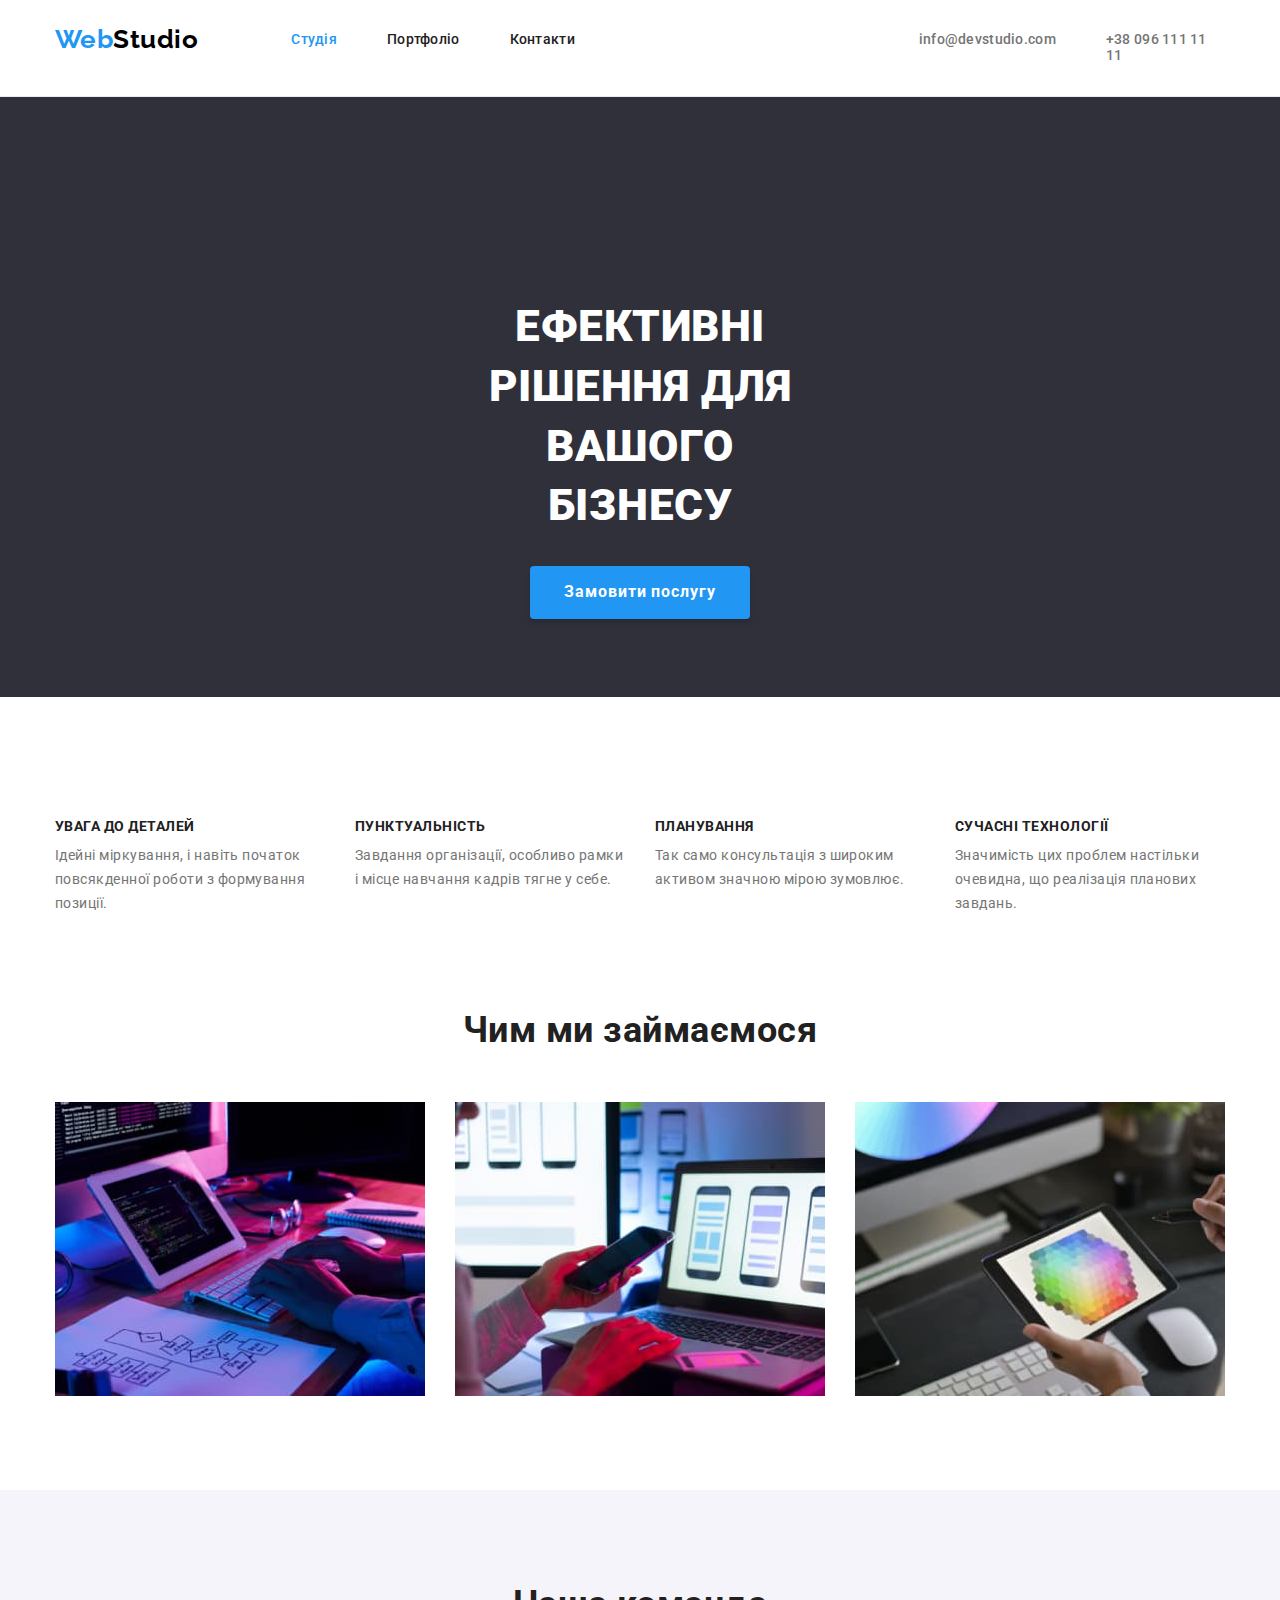
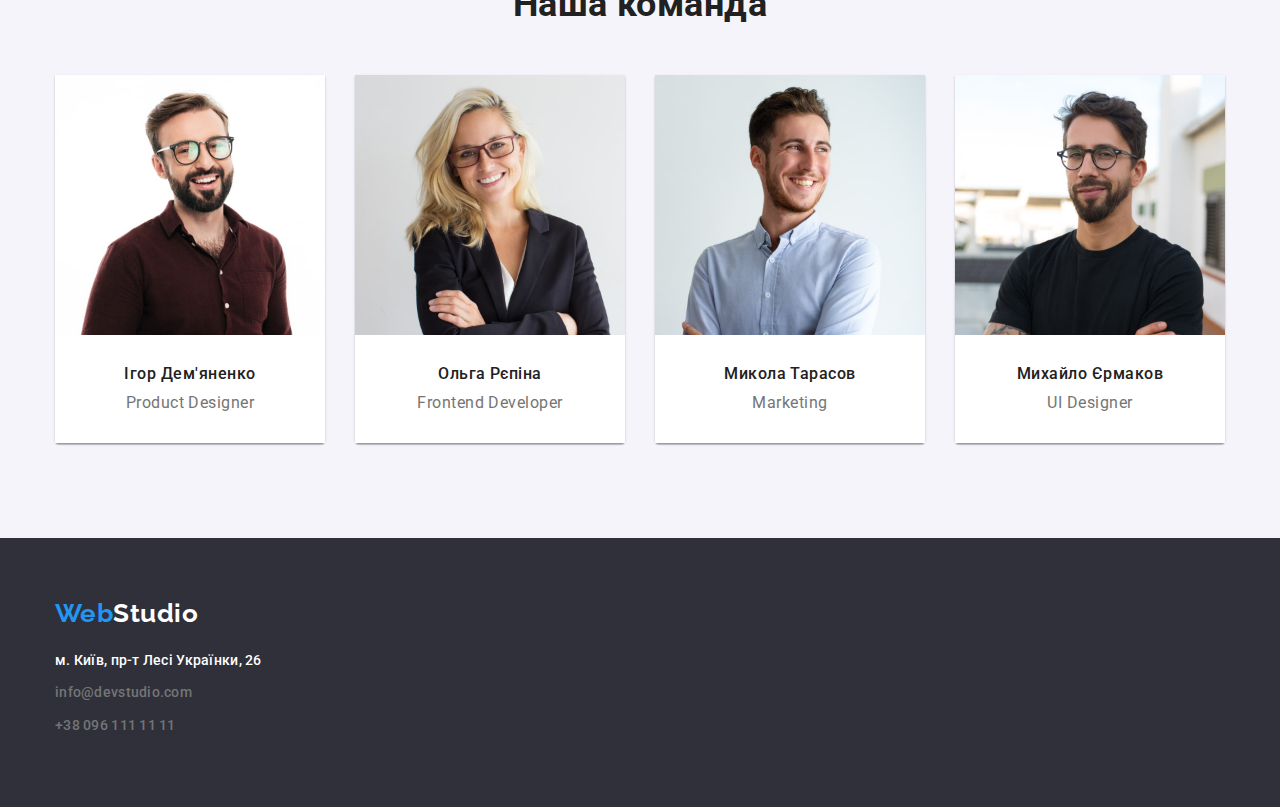
<file: index.html>
<!DOCTYPE html>
<html lang="uk">
  <head>
    <meta charset="UTF-8" />
    <meta http-equiv="X-UA-Compatible" content="IE=edge" />
    <meta name="viewport" content="width=device-width, initial-scale=1.0" />

    <!-- Шрифты -->

    <link rel="preconnect" href="https://fonts.googleapis.com" />
    <link rel="preconnect" href="https://fonts.gstatic.com" crossorigin />
    <link
      href="https://fonts.googleapis.com/css2?family=Roboto:wght@400;500;700;900&display=swap"
      rel="stylesheet"
    />
    <link rel="preconnect" href="https://fonts.googleapis.com" />
    <link rel="preconnect" href="https://fonts.gstatic.com" crossorigin />
    <link
      href="https://fonts.googleapis.com/css2?family=Raleway:wght@700&display=swap"
      rel="stylesheet"
    />

    <!-- Нормализация стилей -->

    <link
      rel="stylesheet"
      href="https://cdnjs.cloudflare.com/ajax/libs/modern-normalize/1.1.0/modern-normalize.min.css"
      integrity="sha512-wpPYUAdjBVSE4KJnH1VR1HeZfpl1ub8YT/NKx4PuQ5NmX2tKuGu6U/JRp5y+Y8XG2tV+wKQpNHVUX03MfMFn9Q=="
      crossorigin="anonymous"
      referrerpolicy="no-referrer"
    />

    <!-- Стили -->
    <link
      rel="stylesheet"
      href="https://cdnjs.cloudflare.com/ajax/libs/modern-normalize/1.0.0/modern-normalize.min.css"
    />
    <link rel="stylesheet" href="./CSS/styles.css" />

    <title>Main-Page</title>
  </head>

  <body>
    <header class="page-header">
      <div class="conteiner">
        <div class="header-content">
          <nav class="nav-main">
            <a class="logo" href="./index.html"> <span class="accent">Web</span>Studio</a>

            <ul class="navigation-list list">
              <li class="item">
                <a class="link object-hover accent menu-item" href="./index.html">Студія</a>
              </li>
              <li class="item">
                <a class="link object-hover menu-item" target="_blank" href="./portfolio.html"
                  >Портфоліо</a
                >
              </li>
              <li class="item"><a class="link object-hover menu-item" href="#">Контакти</a></li>
            </ul>
          </nav>

          <ul class="contacts list">
            <li class="item">
              <a
                class="link secondary-color object-hover menu-item"
                href="mailto:info@devstudio.com"
                >info@devstudio.com</a
              >
            </li>
            <li class="item">
              <a class="link secondary-color object-hover menu-item" href="tel:380961111111"
                >+38 096 111 11 11</a
              >
            </li>
          </ul>
        </div>
      </div>
    </header>

    <main>
      <!-- Заказать услугу -->

      <section class="solutions">
        <div class="box">
          <h1 class="solutions-title">Ефективні рішення для вашого бізнесу</h1>
          <button class="primary-button" type="button">Замовити послугу</button>
        </div>
      </section>

      <!-- Наши особенности -->

      <section class="properties-section">
        <div class="conteiner">
          <h2>Наші особливості</h2>
          <ul class="properties list">
            <li class="item">
              <h3 class="properties-title">Увага до деталей</h3>
              <p class="properties-description">
                Ідейні міркування, і навіть початок повсякденної роботи з формування позиції.
              </p>
            </li>
            <li class="item">
              <h3 class="properties-title">Пунктуальність</h3>
              <p class="properties-description">
                Завдання організації, особливо рамки і місце навчання кадрів тягне у себе.
              </p>
            </li>
            <li class="item">
              <h3 class="properties-title">Планування</h3>
              <p class="properties-description">
                Так само консультація з широким активом значною мірою зумовлює.
              </p>
            </li>
            <li class="item">
              <h3 class="properties-title">Сучасні Технології</h3>
              <p class="properties-description">
                Значимість цих проблем настільки очевидна, що реалізація планових завдань.
              </p>
            </li>
          </ul>
        </div>
      </section>

      <!-- Чем занимается компания  -->

      <section class="services">
        <div class="conteiner">
          <h2 class="services-title">Чим ми займаємося</h2>
          <ul class="services-list list">
            <li class="item">
              <img src="images/img2.jpg" alt="Написання коду" width="370" height="294" />
            </li>
            <li class="item">
              <img src="images/img3.jpg" alt="Ноутбук з розміткою" width="370" height="294" />
            </li>
            <li class="item">
              <img src="images/img1.jpg" alt="Планшет" width="370" height="294" />
            </li>
          </ul>
        </div>
      </section>

      <!-- Команда -->

      <section class="team">
        <div class="conteiner">
          <h2 class="team-title">Наша команда</h2>
          <ul class="team-list list">
            <li class="item">
              <img src="images/team_card1.jpg" alt="Ігор Дем'яненко" height="260" width="270" />
              <div class="team-card-description">
                <h3 class="team-member-name">Ігор Дем'яненко</h3>
                <p class="job-title">Product Designer</p>
              </div>
            </li>
            <li class="item">
              <img src="images/team_card2.jpg" alt="Ольга Рєпіна" height="260" width="270" />
              <div class="team-card-description">
                <h3 class="team-member-name">Ольга Рєпіна</h3>
                <p class="job-title">Frontend Developer</p>
              </div>
            </li>
            <li class="item">
              <img src="images/team_card3.jpg" alt="Микола Тарасов" height="260" width="270" />
              <div class="team-card-description">
                <h3 class="team-member-name">Микола Тарасов</h3>
                <p class="job-title">Marketing</p>
              </div>
            </li>
            <li class="item">
              <img src="images/team_card4.jpg" alt="Михайло Єрмаков" height="260" width="270" />
              <div class="team-card-description">
                <h3 class="team-member-name">Михайло Єрмаков</h3>
                <p class="job-title">UI Designer</p>
              </div>
            </li>
          </ul>
        </div>
      </section>
    </main>

    <!-- Футер -->

    <footer class="page-footer">
      <div class="conteiner">
        <a class="footer-logo" href="./index.html"><span class="accent">Web</span>Studio</a>
        <address>
          <ul class="footer-list list">
            <li class="item">
              <a
                class="link adress footer-links"
                href="https://goo.gl/maps/vd1wUgFahHGeQAre9"
                target="_blank"
                rel="noreferrer noopener nofollow"
                >м. Київ, пр-т Лесі Українки, 26</a
              >
            </li>
            <li class="item">
              <a
                class="link secondary-color object-hover footer-links"
                href="mailto:info@devstudio.com"
                >info@devstudio.com</a
              >
            </li>
            <li class="item">
              <a class="link secondary-color object-hover footer-links" href="tel:380961111111"
                >+38 096 111 11 11</a
              >
            </li>
          </ul>
        </address>
      </div>
    </footer>
  </body>
</html>
</file>
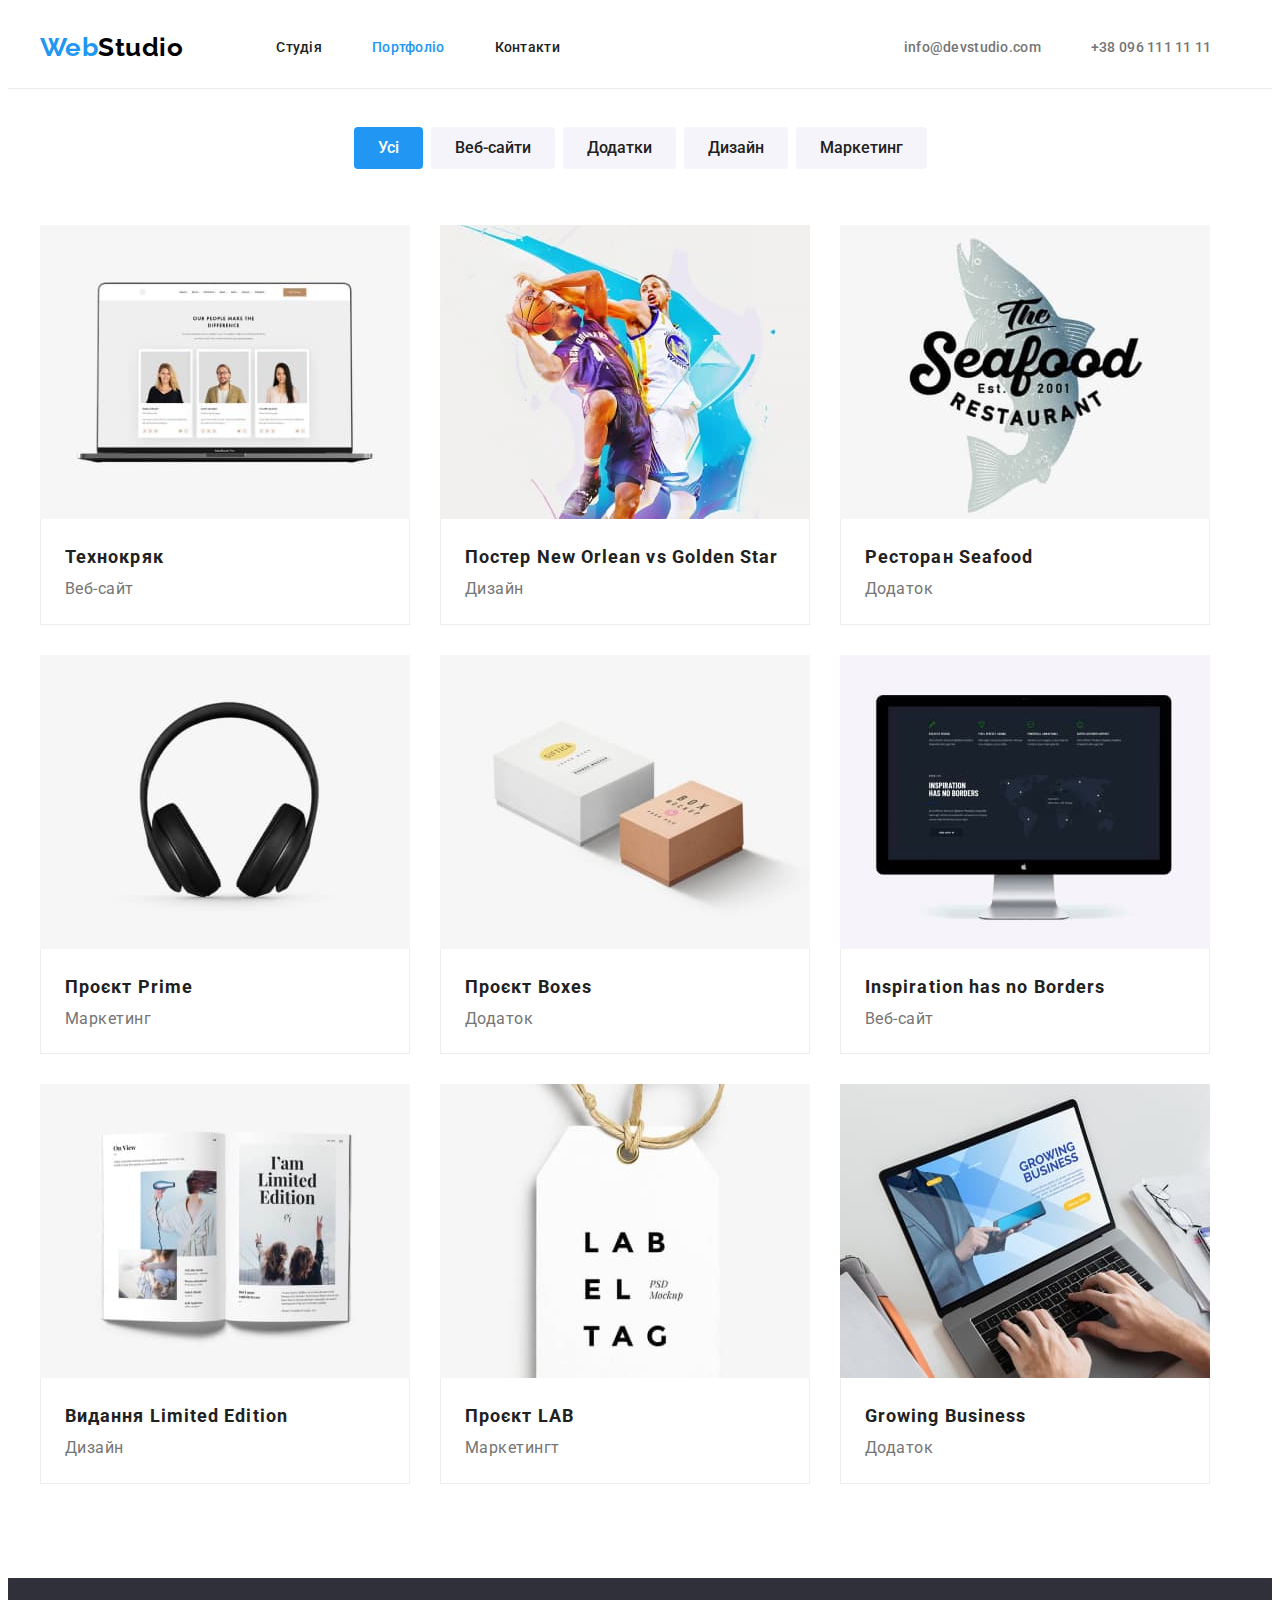
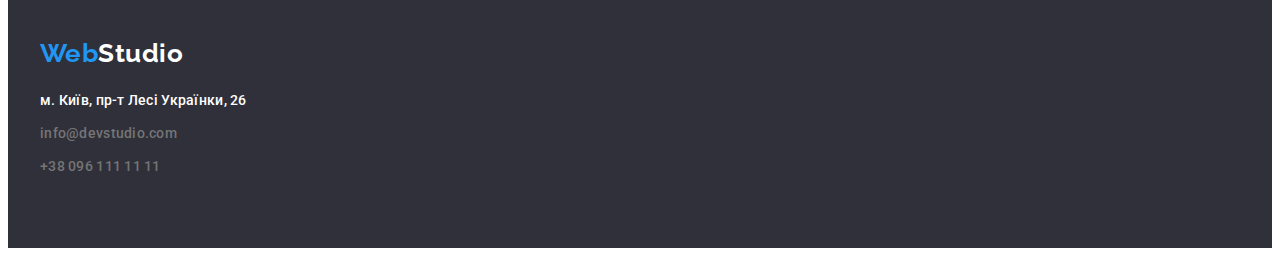
<file: portfolio.html>
<!DOCTYPE html>
<html lang="uk">
  <head>
    <meta charset="UTF-8" />
    <meta http-equiv="X-UA-Compatible" content="IE=edge" />
    <meta name="viewport" content="width=device-width, initial-scale=1.0" />

    <!-- Шрифты -->

    <link rel="preconnect" href="https://fonts.googleapis.com" />
    <link rel="preconnect" href="https://fonts.gstatic.com" crossorigin />
    <link
      href="https://fonts.googleapis.com/css2?family=Roboto:wght@400;500;700;900&display=swap"
      rel="stylesheet"
    />
    <link rel="preconnect" href="https://fonts.googleapis.com" />
    <link rel="preconnect" href="https://fonts.gstatic.com" crossorigin />
    <link
      href="https://fonts.googleapis.com/css2?family=Raleway:wght@700&display=swap"
      rel="stylesheet"
    />

    <!-- Нормализация стилей -->

    <link
      rel="stylesheet"
      href="https://cdnjs.cloudflare.com/ajax/libs/modern-normalize/1.1.0/modern-normalize.min.css"
      integrity="sha512-wpPYUAdjBVSE4KJnH1VR1HeZfpl1ub8YT/NKx4PuQ5NmX2tKuGu6U/JRp5y+Y8XG2tV+wKQpNHVUX03MfMFn9Q=="
      crossorigin="anonymous"
      referrerpolicy="no-referrer"
    />
    <!-- Стили -->

    <link rel="stylesheet" href="./CSS/styles.css" />
    <title>Portfolio</title>
  </head>

  <body>
    <header class="page-header">
      <div class="conteiner">
        <div class="header-content">
          <nav class="nav-main">
            <a class="logo" href="./index.html"> <span class="accent">Web</span>Studio</a>

            <ul class="navigation-list list">
              <li class="item">
                <a class="link object-hover menu-item" href="./index.html">Студія</a>
              </li>
              <li class="item">
                <a
                  class="link object-hover accent menu-item"
                  target="_blank"
                  href="./portfolio.html"
                  >Портфоліо</a
                >
              </li>
              <li class="item"><a class="link object-hover menu-item" href="#">Контакти</a></li>
            </ul>
          </nav>

          <ul class="contacts list">
            <li class="item">
              <a
                class="link secondary-color object-hover menu-item"
                href="mailto:info@devstudio.com"
                >info@devstudio.com</a
              >
            </li>
            <li class="item">
              <a class="link secondary-color object-hover menu-item" href="tel:380961111111"
                >+38 096 111 11 11</a
              >
            </li>
          </ul>
        </div>
      </div>
    </header>

    <main>
      <section class="projects">
        <div class="conteiner">
          <h1>Наші проєкти</h1>
          <nav>
            <ul class="buttons-list list">
              <li><button class="blue-button button" type="button">Усі</button></li>
              <li><button class="grey-button button" type="button">Веб-сайти</button></li>
              <li><button class="grey-button button" type="button">Додатки</button></li>
              <li><button class="grey-button button" type="button">Дизайн</button></li>
              <li><button class="grey-button button" type="button">Маркетинг</button></li>
            </ul>
          </nav>

          <ul class="projects-list list">
            <li>
              <img src="./images/project1.jpg" alt="Комп'ютер" width="370" height="294" />
              <div class="card-description">
                <h2 class="project-title">Технокряк</h2>
                <p class="projects-description">Веб-сайт</p>
              </div>
            </li>
            <li>
              <img
                src="./images/project2.jpg"
                alt="Постер з баскетболістами"
                width="370"
                height="294"
              />
              <div class="card-description">
                <h2 class="project-title">Постер New Orlean vs Golden Star</h2>
                <p class="projects-description">Дизайн</p>
              </div>
            </li>
            <li>
              <img
                src="./images/project3.jpg"
                alt="Афіша рибного ресторану"
                width="370"
                height="294"
              />
              <div class="card-description">
                <h2 class="project-title">Ресторан Seafood</h2>
                <p class="projects-description">Додаток</p>
              </div>
            </li>
            <li>
              <img src="./images/project4.jpg" alt="Навушники" width="370" height="294" />
              <div class="card-description">
                <h2 class="project-title">Проєкт Prime</h2>
                <p class="projects-description">Маркетинг</p>
              </div>
            </li>
            <li>
              <img src="./images/project5.jpg" alt="Коробки" width="370" height="294" />
              <div class="card-description">
                <h2 class="project-title">Проєкт Boxes</h2>
                <p class="projects-description">Додаток</p>
              </div>
            </li>
            <li>
              <img src="./images/project6.jpg" alt="МакБук" width="370" height="294" />
              <div class="card-description">
                <h2 class="project-title">Inspiration has no Borders</h2>
                <p class="projects-description">Веб-сайт</p>
              </div>
            </li>
            <li>
              <img src="./images/project7.jpg" alt="Зображення книги" width="370" height="294" />
              <div class="card-description">
                <h2 class="project-title">Видання Limited Edition</h2>
                <p class="projects-description">Дизайн</p>
              </div>
            </li>
            <li>
              <img src="./images/project8.jpg" alt="Зображення бірки" width="370" height="294" />
              <div class="card-description">
                <h2 class="project-title">Проєкт LAB</h2>
                <p class="projects-description">Маркетингт</p>
              </div>
            </li>
            <li>
              <img src="./images/project9.jpg" alt="Ноубук" width="370" height="294" />
              <div class="card-description">
                <h2 class="project-title">Growing Business</h2>
                <p class="projects-description">Додаток</p>
              </div>
            </li>
          </ul>
        </div>
      </section>
    </main>

    <footer class="page-footer">
      <div class="conteiner">
        <a class="footer-logo" href="./index.html"><span class="accent">Web</span>Studio</a>
        <address>
          <ul class="footer-list list">
            <li class="item">
              <a
                class="link adress footer-links"
                href="https://goo.gl/maps/vd1wUgFahHGeQAre9"
                target="_blank"
                rel="noreferrer noopener nofollow"
                >м. Київ, пр-т Лесі Українки, 26</a
              >
            </li>
            <li class="item">
              <a
                class="link secondary-color object-hover footer-links"
                href="mailto:info@devstudio.com"
                >info@devstudio.com</a
              >
            </li>
            <li class="item">
              <a class="link secondary-color object-hover footer-links" href="tel:380961111111"
                >+38 096 111 11 11</a
              >
            </li>
          </ul>
        </address>
      </div>
    </footer>
  </body>
</html>
</file>
<file: CSS/styles.css>
:root{
    --accent-color: #2196F3;
    --main-color: #212121;
    --secondary-color:#757575; 
    --button-color:#F5F4FA;
    --button-active-color: #188CE8; 
    --white-color: #FFFFFF;
    --solutions-bg-color: #2F303A;
    --black-color: #000000; 
}


body {
    color: var(--white-color);
    background-color: var(--white-color);

    font-family: 'Roboto', sans-serif;
    letter-spacing: 0.03em;
}

.page-header{
    border-bottom: 1px solid #ECECEC;
}

.header-content{
    display: flex;
}

.conteiner{
    width: 1200px;
    padding-right: 15px;
    padding-left: 15px;
    margin-right: auto;
    margin-left: auto;
}

/* Обнуление списков */

.list {
    list-style: none;
    margin: 0;
    padding: 0;
}

/* Обнуление заголовков */

h1,h2,h3{
    margin: 0;
}

p{
    margin: 0;
}

/* Для всех ссылок */

.link {
  color: var(--main-color);
  text-decoration: none;

  font-weight: 500;
  font-size: 14px;
  line-height: 1.14;
  letter-spacing: 0.02em;
}

/*Ховеры */

.object-hover:hover,
.object-hover:focus {
    color: var(--accent-color);
}

img{
    display: block;
}

/* Логотип */

.logo{

    margin-top: 24px;
    margin-bottom: 25px;
    margin-right: 93px;
    /* margin-left: 215px; */

    color: var(--black-color);
    text-decoration: none;
    font-family: 'Raleway';
    font-weight: 700;
    font-size: 26px;
    line-height: 1.19;
}

.menu-item{
    display: block;
    padding-top: 32px;
    padding-bottom: 32px;
}

/* Контакты */

.contacts {

    display: flex;

    color: var(--main-color);
    text-decoration: none;

    font-weight: 500;
    font-size: 14px;
    line-height: 1.14;
    letter-spacing: 0.02em;
}

.contacts .item + .item{
    margin-left: 50px;
}

.contacts .item:first-child{
    margin-left: 344px;
}

/* Навигация */

.navigation-list{
    display: flex;
    color: var(--main-color);
    text-decoration: none;

    font-weight: 500;
    font-size: 14px;
    line-height: 1.14;
    letter-spacing: 0.02em;
}

.navigation-list .item + .item{
    margin-left: 50px;
}

.nav-main {
    display: flex;
}

/* Заказать услугу */

.solutions{
    background-color: var(--solutions-bg-color);
    text-align: center;
    height: 600px;
}

.solutions-title{
    color: var(--white-color);
    font-weight: 900;
    font-size: 44px;
    line-height: 1.36;
    text-align: center;
    text-transform: uppercase;

    /* Геометрия */

    margin-bottom: 30px;
}

.primary-button{
    background-color: var(--accent-color);
    color: var(--white-color);
    font-weight: 700;
    font-size: 16px;
    line-height: 1.8;
    letter-spacing: 0.06em;

    /* Геометрия */

    cursor: pointer;
    padding: 10px 32px;
    box-shadow: 0px 4px 4px rgba(0, 0, 0, 0.15);
    border-radius: 4px;
    border-color: transparent;
}

.primary-button:hover,
.primary-button:focus{
    background-color: var(--button-active-color);
}


/* Особенности */

.properties{
    display: flex;
    gap: 30px;
}

.properties .item{
    flex-basis: calc((100% - 90px ) / 4);

}

.properties-title{
    margin-bottom: 10px;
    color: var(--main-color); 
    font-weight: 700;
    font-size: 14px;
    line-height: 1.14;
    text-transform: uppercase;
}

.properties-description{
    color: var(--secondary-color);
    font-weight: 400;
    font-size: 14px;
    line-height: 1.7;
}

.properties-section{
    padding-top: 94px;
    padding-bottom: 94px;
}

/* Чим ми займаємося */

.services-title{

    margin-bottom: 50px;

    color: var(--main-color);
    font-weight: 700;
    font-size: 36px;
    line-height: 1.16;
    text-align: center;
}

.services .list{
    display: flex;
    gap: 30px;
}

.services-list .item{
    flex-basis: calc((100% - 60px)/3);
}


/* Команда */

.team {
    background-color: var(--button-color);
    margin-top: 94px;
    padding-bottom: 94px;
    height: 648px;

}

.team-list{
    display: flex;
    gap: 30px;

}

.team-list .item{
    flex-basis: calc((100% - 90px)/4);
}

.team-list .item{
    background-color: var(--white-color);
    box-shadow: 0px 1px 3px rgba(0, 0, 0, 0.12), 0px 1px 1px rgba(0, 0, 0, 0.14), 0px 2px 1px rgba(0, 0, 0, 0.2);
    border-radius: 0px 0px 4px 4px;
}

.team-card-description{
    padding-top: 30px;
    padding-bottom: 30px;
    text-align: center;
}

.team-title{

    padding-top: 94px;
    padding-bottom: 50px;

    color: var(--main-color);
    font-weight: 700;
    font-size: 36px;
    line-height: 1.16;
    text-align: center;
}

.team-member-name{

    margin-bottom: 10px;

    color: var(--main-color);
    list-style: none;
    font-weight: 500;
    font-size: 16px;
    line-height: 1.18;
}

.job-title{
    color: var(--secondary-color);
    font-size: 16px;
    line-height: 1.18;
}

.team-card-description{
    background-color: var(--white-color);
}


/* Футер */
.page-footer{
    background-color: var(--solutions-bg-color);
    /* height: 252px; */
    padding-top: 60px;
    padding-bottom: 60px;
}


.footer-links{
    font-style: normal;
    font-size: 14px;
    line-height: 1.71;
}

.adress{
    color: var(--white-color);
}

.footer-logo{

   display: block;
   margin-bottom: 20px;

    color: var(--white-color);
    text-decoration: none;
    font-family: 'Raleway', sans-serif;
    font-weight: 700;
    font-size: 26px;
    line-height: 1.19;
}

.footer-list .item:not(last-child){
    margin-bottom: 9px;
}

/* Разметка проектов */

.projects{
    padding-bottom: 94px;
}

.buttons-list{
    display: flex;
    gap: 8px;
    justify-content: center;
    margin-bottom: 56px;
}

.project-title{
    color: var(--main-color);
        font-weight: 700;
        font-size: 18px;
        line-height: 2;
        letter-spacing: 0.06em;
}

.projects-description{
    color: var(--secondary-color);
    font-size: 16px;
    line-height: 1.8;
    letter-spacing: 0.03em;
}

.projects-list{
    display: flex;
    gap: 30px;
    flex-wrap: wrap;
}

.card-description{
    padding-top: 20px;
    padding-bottom: 20px;
    padding-right: 24px;
    padding-left: 24px;
    border-right: 1px solid #EEEEEE;
    border-left: 1px solid #EEEEEE;
    border-bottom: 1px solid #EEEEEE;
    
}

/* Кнопки */

.button{
    padding: 6px 22px;
    border-radius: 4px;
    border-color: transparent;
}

.blue-button{
    color: var(--white-color);
    background-color: var(--accent-color);
    font-weight: 500;
    font-size: 16px;
    line-height: 1.62;
    font-family: inherit;

    cursor: pointer;
}

.grey-button {
    color: var(--main-color);
    background-color: var(--button-color);
    font-weight: 500;
    font-size: 16px;
    line-height: 1.62;
    font-family: inherit;

    cursor: pointer;
}

.grey-button:hover,
.grey-button:focus{
    background-color: var(--accent-color);
    color: var(--white-color);
}

/* Для всех слов голубого цвета */
.accent {
    color: var(--accent-color);
    
}

/* Для всех слов серого цвета */
.secondary-color {
    color: var(--secondary-color);
}

.box{
    padding: 200px 462px;
}

/* section{
    outline: solid 2px tomato;
} */
</file>
